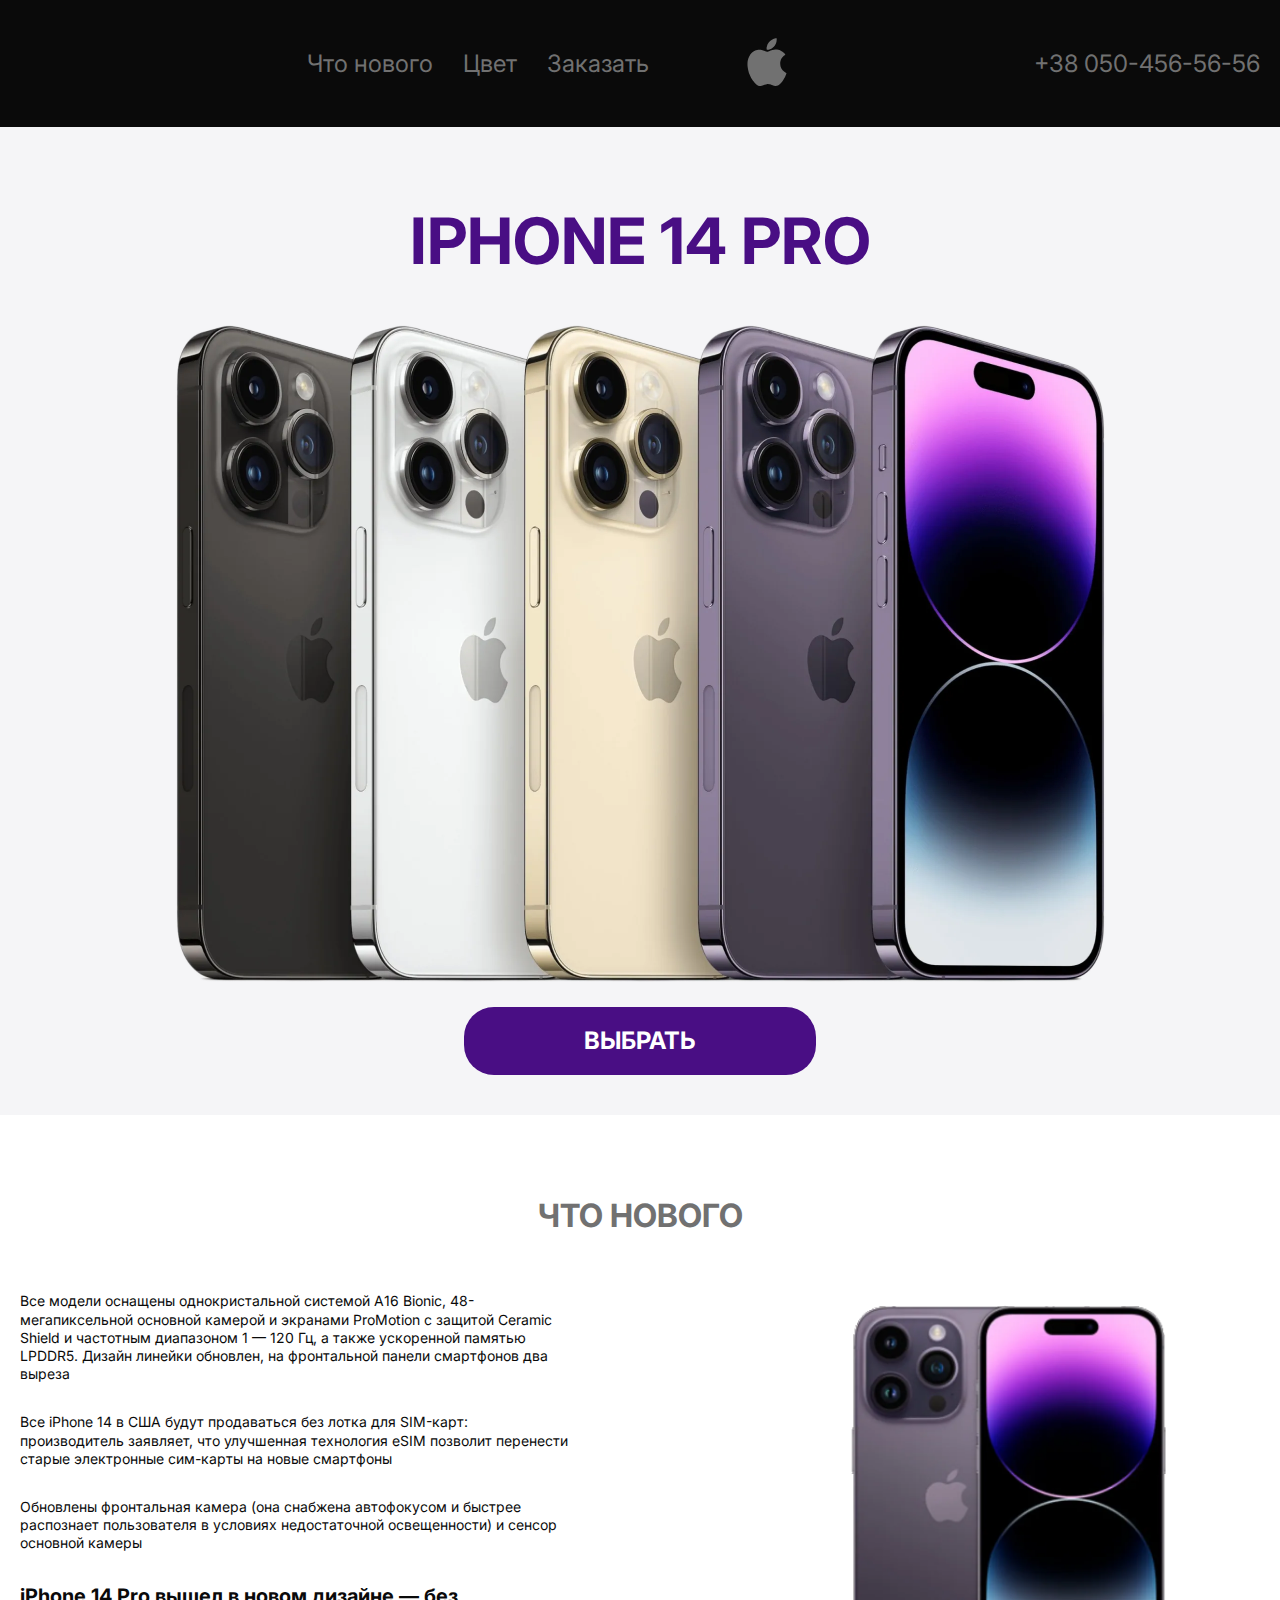
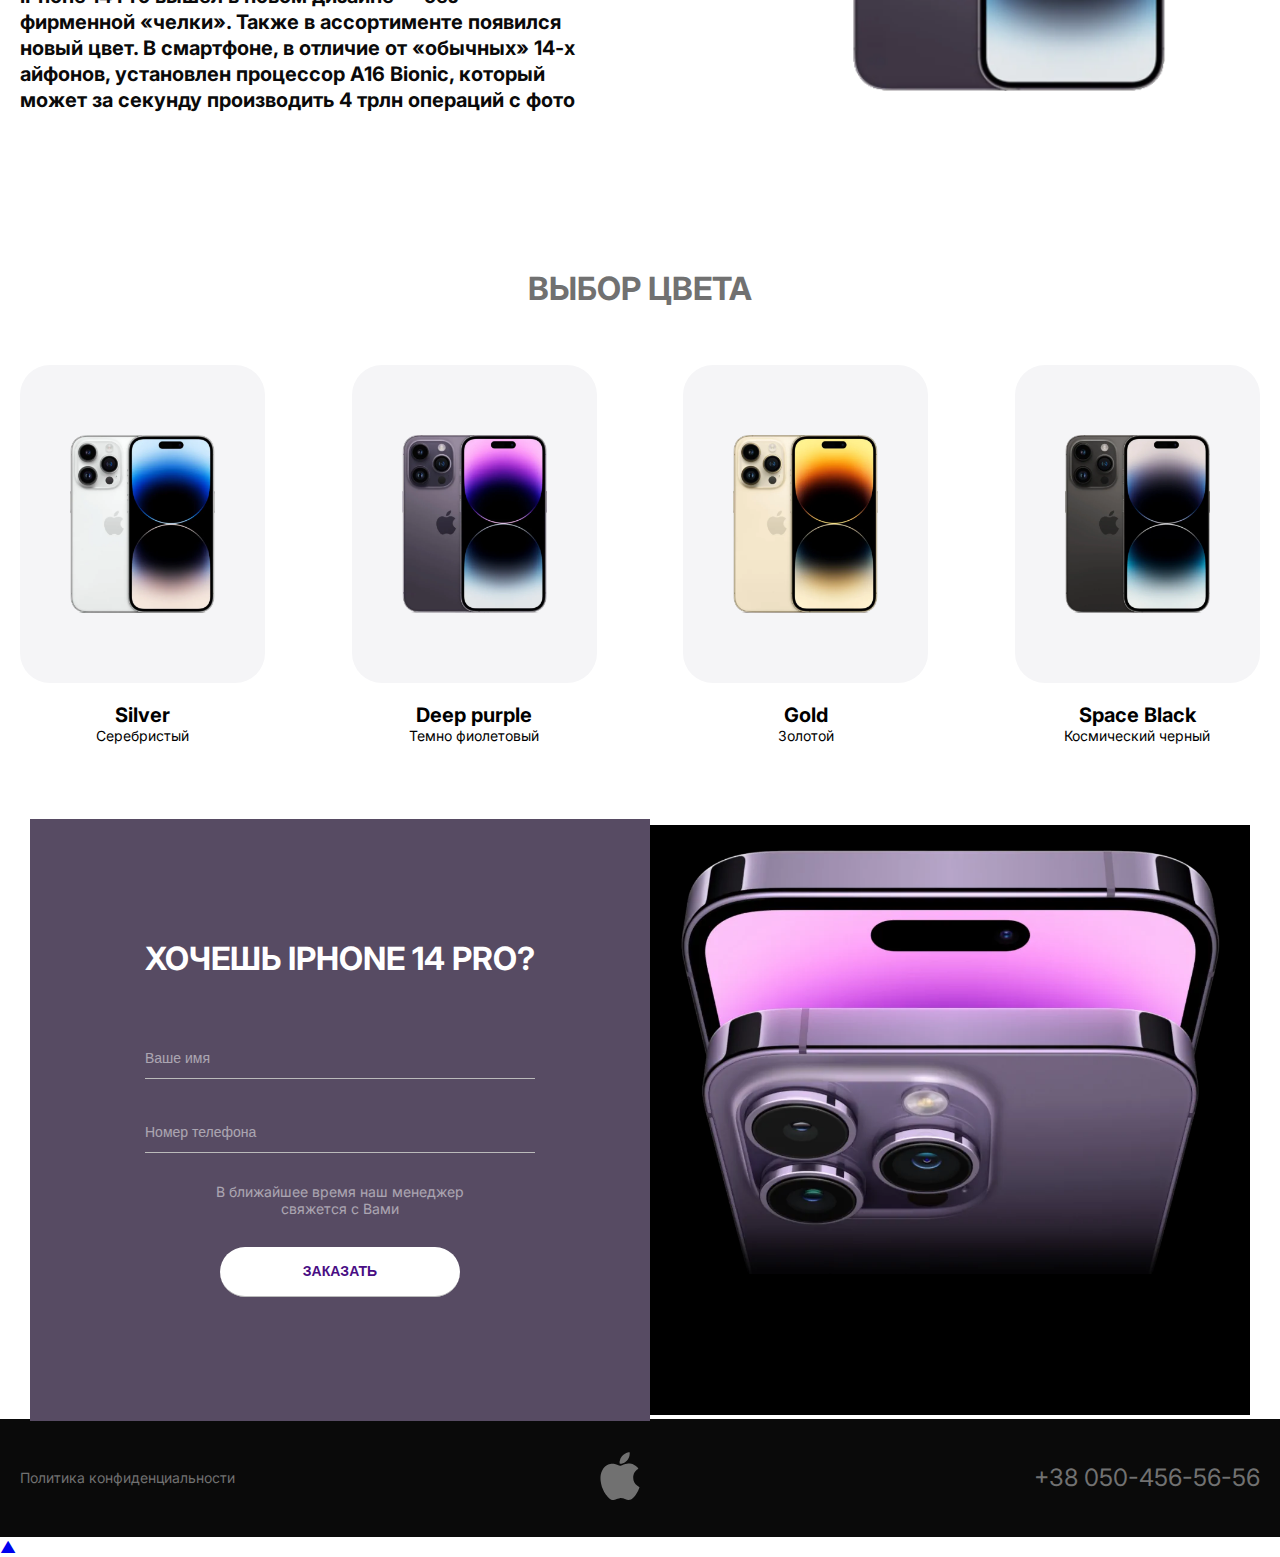
<file: index.html>
<!DOCTYPE html>
<html lang="ru">
	<head>
		<title>Iphone 14 PRO</title>
		<meta charset="utf-8">
		<meta name="viewport" content="width=device-width,initial-scale=1.0">
		<link rel="preconnect" href="https://fonts.googleapis.com">
		<link rel="preconnect" href="https://fonts.gstatic.com" crossorigin>
		<link href="https://fonts.googleapis.com/css2?family=Inter:ital,opsz,wght@0,14..32,100..900;1,14..32,100..900&display=swap" rel="stylesheet">
		<link rel="stylesheet" href="css/main.css">
	</head>
	<body id="home">
<!-- =================================== HEADER ============================== -->
		<header class="header">
			<div class="container flex">

				<div class="burger-btn">
					<div></div>
					<div></div>
					<div></div>
					<div></div>
				</div>

				<nav class="header_menu">
					<ul class="header_menu_list flex">
						<li class="header_menu_item">
							<a href="#new" class="header_menu_link" onclick="fn_close();">Что нового</a>
						</li>
						<li class="header_menu_item">
							<a href="#color" class="header_menu_link" onclick="fn_close();">Цвет</a>
						</li>
						<li class="header_menu_item">
							<a href="#order" class="header_menu_link" onclick="fn_close();">Заказать</a>
						</li>
					</ul>
				</nav>

				<a href="#" class="header_logo_link">
					<!-- <img src="img/logo.svg" width="40" height="48" alt="header-logo"> -->
					<svg width="40" height="48" viewBox="0 0 40 48" fill="none" xmlns="http://www.w3.org/2000/svg">
					  <path d="M28.657 0.295895C26.4312 0.552926 23.2812 2.51621 21.7172 4.61621C20.8148 5.81933 20.2843 6.96777 19.825 8.69589L19.5953 9.55996L19.6062 10.4787C19.6172 10.9818 19.6445 11.4521 19.6718 11.5287C19.7429 11.7092 19.8797 11.7365 20.8422 11.742C21.6406 11.7475 21.6898 11.742 22.3734 11.5396C24.2 11.0092 25.5398 10.2107 26.4914 9.07871C26.7211 8.7998 27.0656 8.42793 27.2461 8.24199C27.8476 7.65136 28.6187 6.33886 29.0453 5.20136C29.4718 4.05839 29.6632 2.99746 29.7179 1.48808L29.7507 0.520113L29.6086 0.377926C29.45 0.219332 29.3625 0.213863 28.657 0.295895Z M28.1484 11.5998C27.0656 11.6545 24.1508 12.4639 22.0562 13.2842C20.7875 13.7818 20.7875 13.7818 20.5359 13.8256C20.0984 13.8967 19.0265 13.585 17.1836 12.8412C16.2047 12.4529 15.1984 12.1576 13.7109 11.8185C13.0875 11.6818 12.0539 11.6654 11.6054 11.7912C11.425 11.8404 10.8562 11.9553 10.3422 12.0428C9.23747 12.2396 8.61403 12.431 7.78278 12.8412C5.27263 14.0662 3.56091 15.8271 2.20466 18.5834C1.6031 19.7975 1.16013 20.9842 0.832002 22.2475C0.345283 24.1232 0.334346 27.7217 0.810127 29.9037C0.864814 30.1717 0.914033 30.4889 0.914033 30.6146C0.914033 30.8771 0.963252 31.074 1.42263 32.8842C1.84919 34.5576 1.80544 34.4209 2.62028 36.4662C3.76325 39.3373 4.12419 39.9717 6.45935 43.1928C7.41638 44.5107 7.9031 45.1123 8.60856 45.8287C9.34685 46.5834 9.94294 47.0209 10.7851 47.4365C11.7367 47.9014 12.1523 48.0053 13.0273 47.9998C14.1484 47.9998 15.0508 47.7701 16.7679 47.0482C17.8508 46.5943 17.9218 46.5725 19.8906 46.1678C20.4812 46.042 21.0281 46.0529 21.8593 46.1896C22.1437 46.2334 22.5703 46.299 22.8 46.3318C23.2648 46.3975 23.7351 46.5506 24.9492 47.0373C26.4148 47.6279 27.4484 47.8904 28.5312 47.956C30.1062 48.0545 31.6265 47.3545 33.2508 45.7959C34.9078 44.1935 36.4554 42.0006 38.0195 39.042C38.4406 38.2435 39.1133 36.6084 39.2281 36.1162C39.2773 35.9193 39.3593 35.6732 39.4195 35.5748C39.4742 35.4764 39.5234 35.3396 39.5234 35.2795C39.5234 35.0826 39.1242 34.7709 38.4187 34.4154C37.0898 33.7318 35.7828 32.5615 34.9023 31.2435C34.2734 30.2975 33.639 28.881 33.4804 28.0443C33.2125 26.6662 33.1359 25.1568 33.289 24.1068C33.3273 23.8334 33.464 23.2592 33.5953 22.8217C34.1586 20.924 34.5468 20.1639 35.4273 19.2232C35.6953 18.9443 35.914 18.6873 35.914 18.6654C35.914 18.5725 37.2539 17.4514 37.582 17.2709C37.7625 17.167 37.9922 17.0084 38.0906 16.91C38.3914 16.6146 38.3476 16.4998 37.5929 15.6139C36.5812 14.4271 35.307 13.4537 33.8086 12.7264C32.8734 12.2725 32.2281 12.0482 31.3258 11.8623C30.4015 11.6654 29.0234 11.5506 28.1484 11.5998Z" fill="#717171" />
					</svg>
				</a>

				<a class="header_link_phone" href="tel:+380504565656">
					+38 050-456-56-56
				</a>

			</div>
		</header>

		<main>
<!-- =============================== SECTION-1 =========================== -->
			<section class="section section-1">
				<div class="container flex">
					<h1>IPHONE 14 PRO</h1>
					<img src="img/pic1.webp" alt="IPHONE 14 PRO" width="937" height="657">
					<a href="#" class="section-1-btn">ВЫБРАТЬ</a>
				</div>
			</section>
<!-- =============================== SECTION-2 =========================== -->
			<section class="section section-2" id="new">
				<div class="container">
					<h2 class="title-2">ЧТО НОВОГО</h2>
					<div class="section-2-box flex">
						<div class="section-2-box_left">
							<p class="text">Все модели оснащены однокристальной системой A16 Bionic, 48-мегапиксельной основной камерой и экранами ProMotion с защитой Ceramic Shield и частотным диапазоном 1 — 120 Гц, а также ускоренной памятью LPDDR5. Дизайн линейки обновлен, на фронтальной панели смартфонов два выреза</p>
							<p class="text">Все iPhone 14 в США будут продаваться без лотка для SIM-карт: производитель заявляет, что улучшенная технология eSIM позволит перенести старые электронные сим-карты на новые смартфоны</p>
							<p class="text">Обновлены фронтальная камера (она снабжена автофокусом и быстрее распознает пользователя в условиях недостаточной освещенности) и сенсор основной камеры</p>
							<p class="text section-2-text">iPhone 14 Pro вышел в новом дизайне — без фирменной «челки». Также в ассортименте появился новый цвет. В смартфоне, в отличие от «обычных» 14-х айфонов, установлен процессор A16 Bionic, который может за секунду производить 4 трлн операций с фото</p>
						</div>
						<div class="section-2-box_right">
							<img src="img/pic2.webp" alt="pic2" width="350" height="409">
						</div>
					</div>
					
				</div>
			</section>

<!-- =============================== SECTION-3 =========================== -->
			<section class="section section-3" id="color">
				<div class="container">
					<h2 class="title-2">ВЫБОР ЦВЕТА</h2>
					<div class="section-3-box flex">

						<article class="article article-3">
							<div class="article-3-img flex">
								<img src="img/pic31.webp" alt="pic31" width="145" height="178">
							</div>
							<h3>Silver</h3>
							<h4>Серебристый</h4>
						</article>

						<article class="article article-3">
							<div class="article-3-img flex">
								<img src="img/pic32.webp" alt="pic32" width="145" height="178">
							</div>
							<h3>Deep purple</h3>
							<h4>Темно фиолетовый</h4>
						</article>

						<article class="article article-3">
							<div class="article-3-img flex">
								<img src="img/pic33.webp" alt="pic33" width="145" height="178">
							</div>
							<h3>Gold</h3>
							<h4>Золотой</h4>
						</article>						

						<article class="article article-3">
							<div class="article-3-img flex">
								<img src="img/pic34.webp" alt="pic34" width="145" height="178">
							</div>
							<h3>Space Black</h3>
							<h4>Космический черный</h4>
						</article>

					</div>
				</div>
			</section>
<!-- =============================== SECTION-4 =========================== -->
			<section class="section section-4" id="order">
				<div class="container flex">

					<form class="form-4">
						<h2 class="title-2 title-2-form-4">ХОЧЕШЬ IPHONE 14 PRO?</h2>
						<input type="text" name="name" placeholder="Ваше имя">
						<input type="text" name="tel" placeholder="Номер телефона">
						<p>В ближайшее время наш менеджер<br class="section-4-form-br"> свяжется с Вами</p>
						<input type="submit" value="ЗАКАЗАТЬ" class="submit">
					</form>
					<div class="section-4-img">
						<img src="img/pic4.webp" alt="pic4" width="540" height="425">
					</div>

				</div>
			</section>

		</main>

<!-- =============================== FOOTER =========================== -->	
<footer class="footer">
			<div class="container flex">

				<a href="#" class="footer_policy">Политика конфиденциальности</a>

				<a href="#" class="footer_logo_link">
					<!-- <img src="img/logo.svg" width="40" height="48" alt="header-logo"> это чтобы не лошара--> 
					<svg width="40" height="48" viewBox="0 0 40 48" fill="none" xmlns="http://www.w3.org/2000/svg">
					  <path d="M28.657 0.295895C26.4312 0.552926 23.2812 2.51621 21.7172 4.61621C20.8148 5.81933 20.2843 6.96777 19.825 8.69589L19.5953 9.55996L19.6062 10.4787C19.6172 10.9818 19.6445 11.4521 19.6718 11.5287C19.7429 11.7092 19.8797 11.7365 20.8422 11.742C21.6406 11.7475 21.6898 11.742 22.3734 11.5396C24.2 11.0092 25.5398 10.2107 26.4914 9.07871C26.7211 8.7998 27.0656 8.42793 27.2461 8.24199C27.8476 7.65136 28.6187 6.33886 29.0453 5.20136C29.4718 4.05839 29.6632 2.99746 29.7179 1.48808L29.7507 0.520113L29.6086 0.377926C29.45 0.219332 29.3625 0.213863 28.657 0.295895Z M28.1484 11.5998C27.0656 11.6545 24.1508 12.4639 22.0562 13.2842C20.7875 13.7818 20.7875 13.7818 20.5359 13.8256C20.0984 13.8967 19.0265 13.585 17.1836 12.8412C16.2047 12.4529 15.1984 12.1576 13.7109 11.8185C13.0875 11.6818 12.0539 11.6654 11.6054 11.7912C11.425 11.8404 10.8562 11.9553 10.3422 12.0428C9.23747 12.2396 8.61403 12.431 7.78278 12.8412C5.27263 14.0662 3.56091 15.8271 2.20466 18.5834C1.6031 19.7975 1.16013 20.9842 0.832002 22.2475C0.345283 24.1232 0.334346 27.7217 0.810127 29.9037C0.864814 30.1717 0.914033 30.4889 0.914033 30.6146C0.914033 30.8771 0.963252 31.074 1.42263 32.8842C1.84919 34.5576 1.80544 34.4209 2.62028 36.4662C3.76325 39.3373 4.12419 39.9717 6.45935 43.1928C7.41638 44.5107 7.9031 45.1123 8.60856 45.8287C9.34685 46.5834 9.94294 47.0209 10.7851 47.4365C11.7367 47.9014 12.1523 48.0053 13.0273 47.9998C14.1484 47.9998 15.0508 47.7701 16.7679 47.0482C17.8508 46.5943 17.9218 46.5725 19.8906 46.1678C20.4812 46.042 21.0281 46.0529 21.8593 46.1896C22.1437 46.2334 22.5703 46.299 22.8 46.3318C23.2648 46.3975 23.7351 46.5506 24.9492 47.0373C26.4148 47.6279 27.4484 47.8904 28.5312 47.956C30.1062 48.0545 31.6265 47.3545 33.2508 45.7959C34.9078 44.1935 36.4554 42.0006 38.0195 39.042C38.4406 38.2435 39.1133 36.6084 39.2281 36.1162C39.2773 35.9193 39.3593 35.6732 39.4195 35.5748C39.4742 35.4764 39.5234 35.3396 39.5234 35.2795C39.5234 35.0826 39.1242 34.7709 38.4187 34.4154C37.0898 33.7318 35.7828 32.5615 34.9023 31.2435C34.2734 30.2975 33.639 28.881 33.4804 28.0443C33.2125 26.6662 33.1359 25.1568 33.289 24.1068C33.3273 23.8334 33.464 23.2592 33.5953 22.8217C34.1586 20.924 34.5468 20.1639 35.4273 19.2232C35.6953 18.9443 35.914 18.6873 35.914 18.6654C35.914 18.5725 37.2539 17.4514 37.582 17.2709C37.7625 17.167 37.9922 17.0084 38.0906 16.91C38.3914 16.6146 38.3476 16.4998 37.5929 15.6139C36.5812 14.4271 35.307 13.4537 33.8086 12.7264C32.8734 12.2725 32.2281 12.0482 31.3258 11.8623C30.4015 11.6654 29.0234 11.5506 28.1484 11.5998Z" fill="#717171" />
					</svg>
				</a>

				<a class="footer_link_phone" href="tel:+380504565656">
					+38 050-456-56-56
				</a>
			</div>
		</footer>

		<div class="up-arrow flex">
			<a href="#home">&#9650;</a>
		</div>

<script src="js/script.js"></script>
	</body>
</html>
</file>
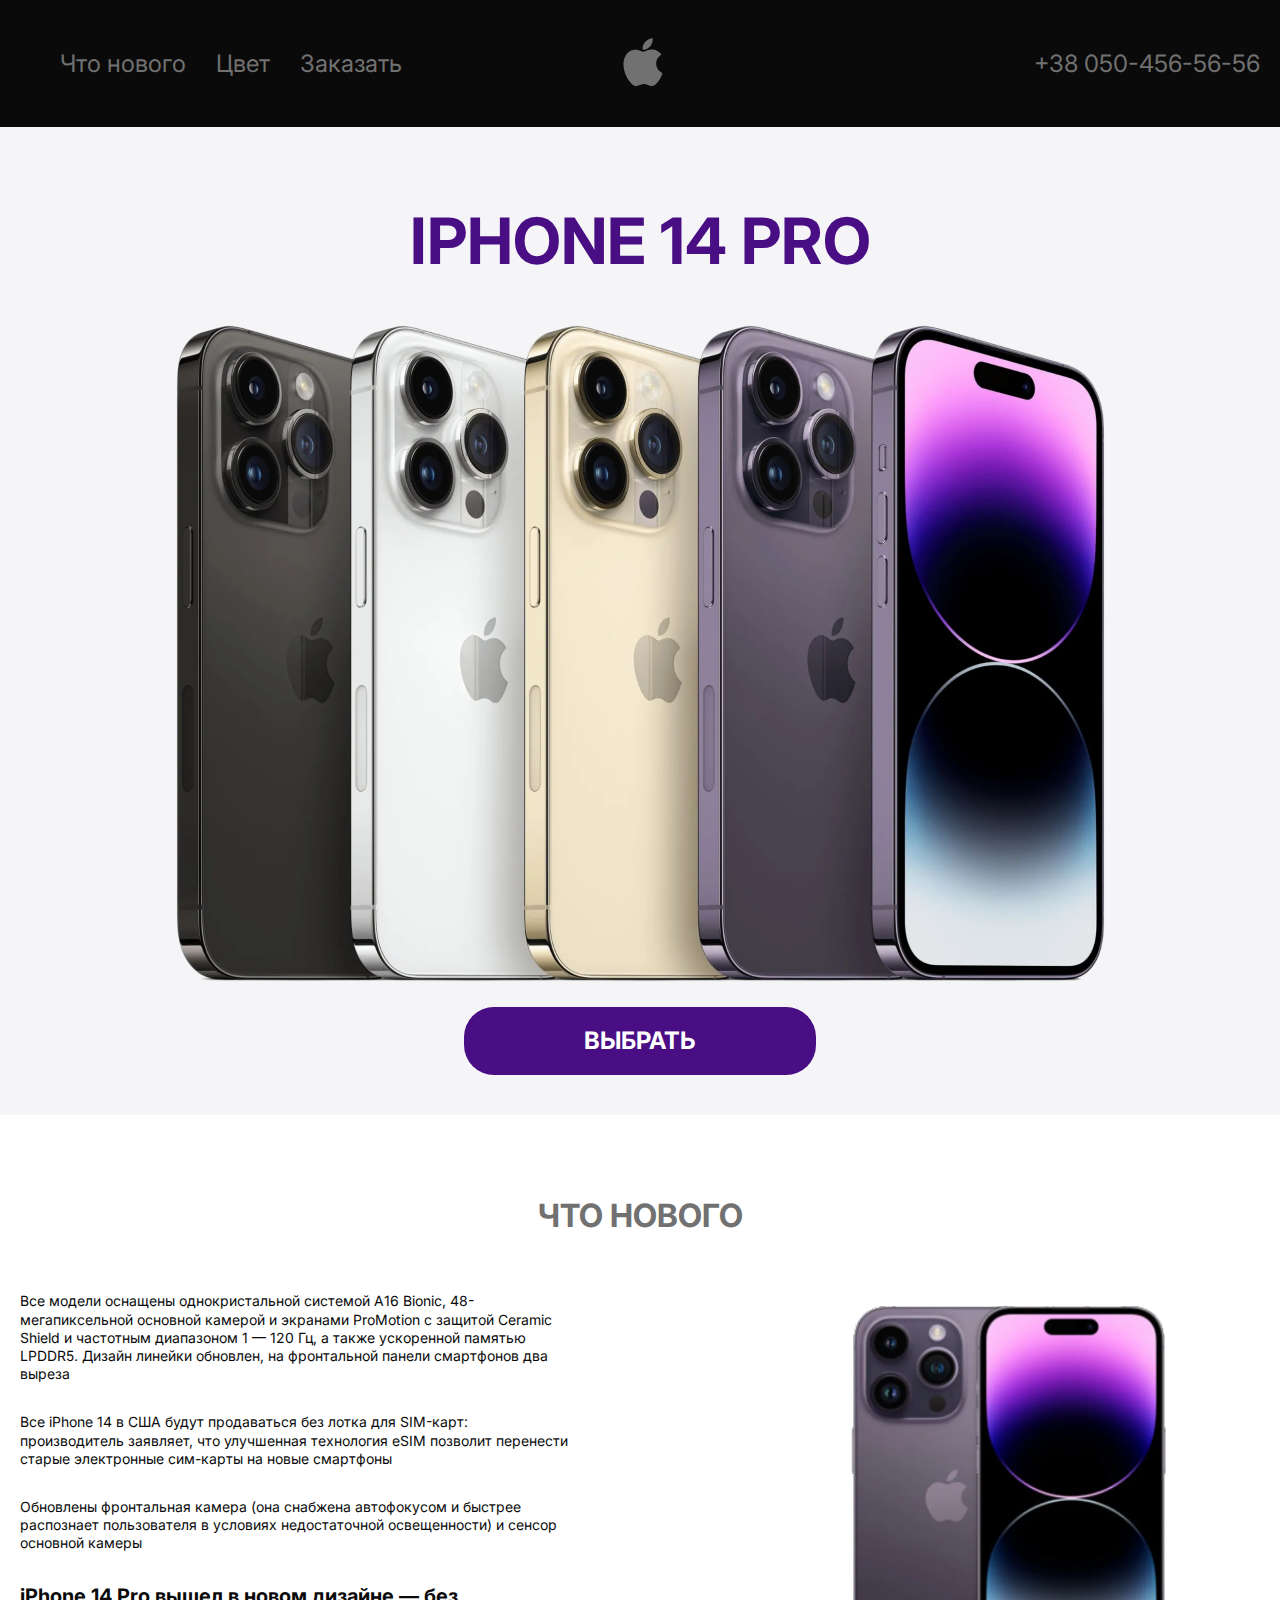
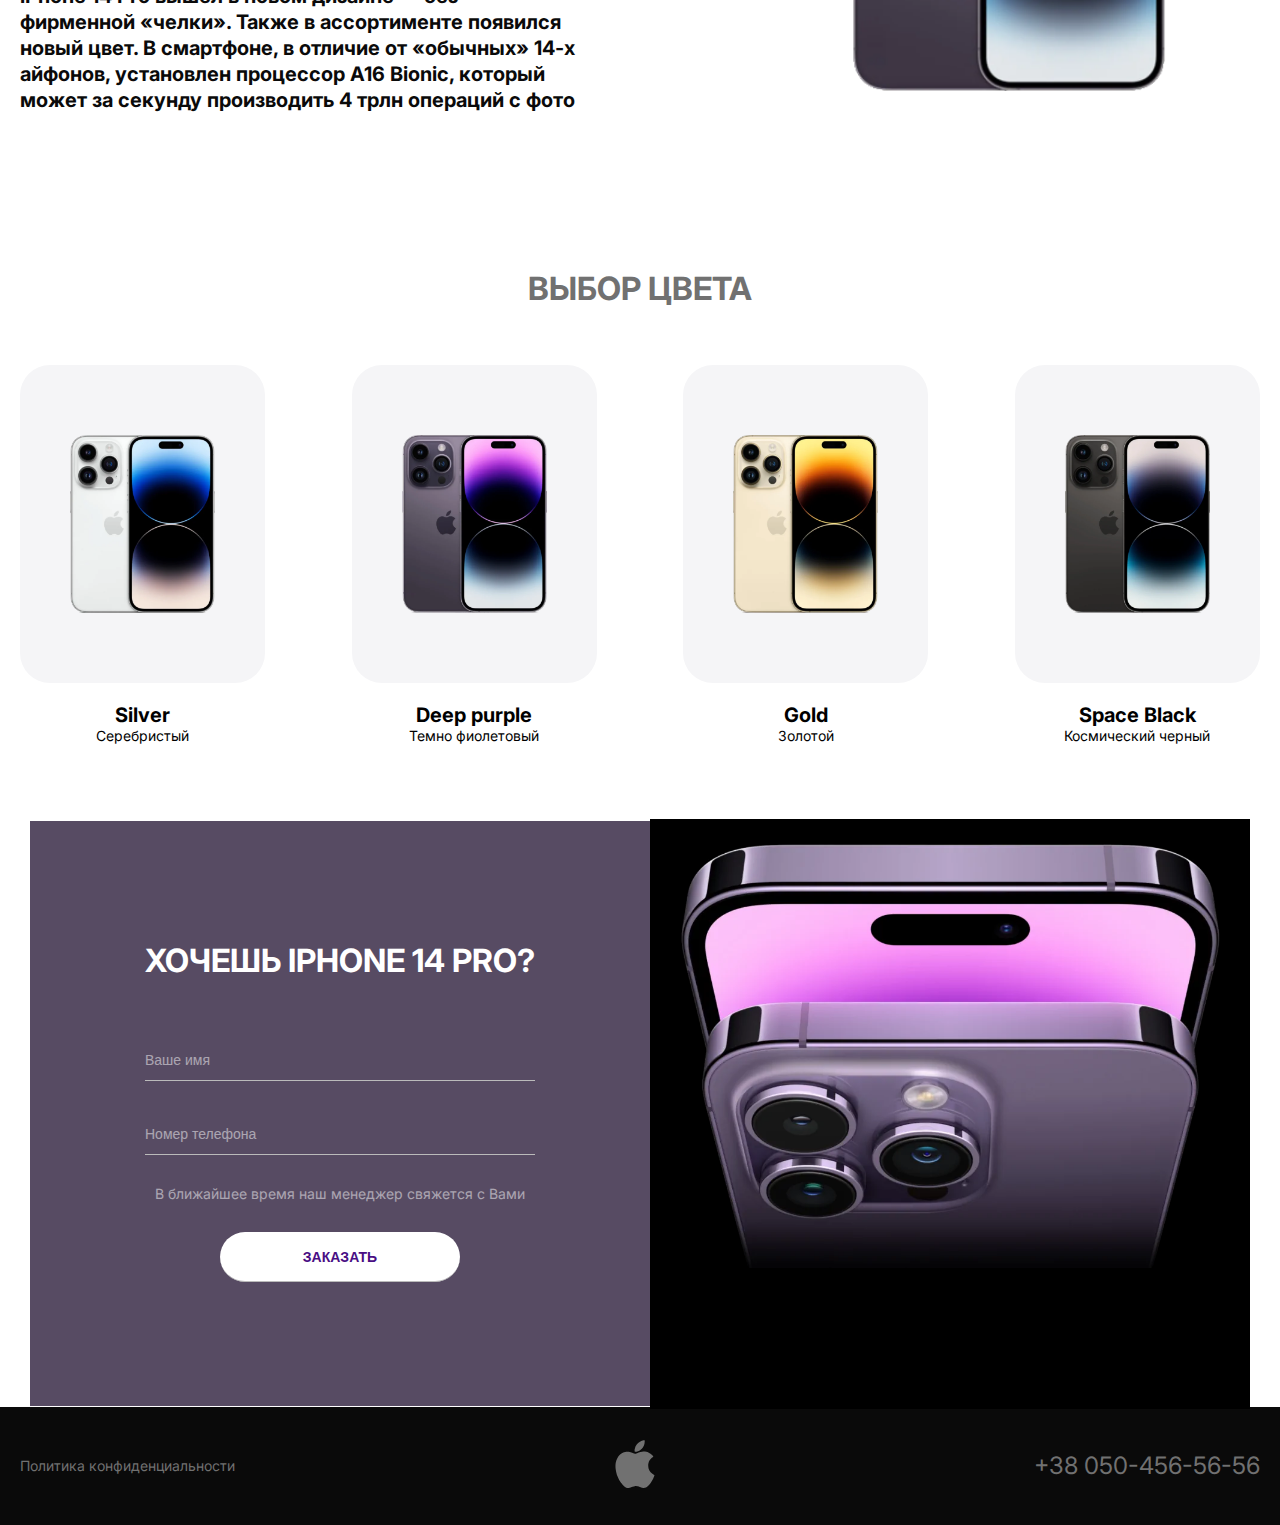
<file: iphone-14-25-2/index.html>
<!DOCTYPE html>
<html lang="ru">
	<head>
		<title>Iphone 14 PRO</title>
		<meta charset="utf-8">
		<link rel="preconnect" href="https://fonts.googleapis.com">
		<link rel="preconnect" href="https://fonts.gstatic.com" crossorigin>
		<link href="https://fonts.googleapis.com/css2?family=Inter:ital,opsz,wght@0,14..32,100..900;1,14..32,100..900&display=swap" rel="stylesheet">
		<link rel="stylesheet" href="css/main.css">
	</head>
	<body>
<!-- =================================== HEADER ============================== -->
		<header class="header">
			<div class="container flex">

				<nav class="header_menu">
					<ul class="header_menu_list flex">
						<li class="header_menu_item">
							<a href="#" class="header_menu_link">Что нового</a>
						</li>
						<li class="header_menu_item">
							<a href="#" class="header_menu_link">Цвет</a>
						</li>
						<li class="header_menu_item">
							<a href="#" class="header_menu_link">Заказать</a>
						</li>
					</ul>
				</nav>

				<a href="#" class="header_logo_link">
					<!-- <img src="img/logo.svg" width="40" height="48" alt="header-logo"> -->
					<svg width="40" height="48" viewBox="0 0 40 48" fill="none" xmlns="http://www.w3.org/2000/svg">
					  <path d="M28.657 0.295895C26.4312 0.552926 23.2812 2.51621 21.7172 4.61621C20.8148 5.81933 20.2843 6.96777 19.825 8.69589L19.5953 9.55996L19.6062 10.4787C19.6172 10.9818 19.6445 11.4521 19.6718 11.5287C19.7429 11.7092 19.8797 11.7365 20.8422 11.742C21.6406 11.7475 21.6898 11.742 22.3734 11.5396C24.2 11.0092 25.5398 10.2107 26.4914 9.07871C26.7211 8.7998 27.0656 8.42793 27.2461 8.24199C27.8476 7.65136 28.6187 6.33886 29.0453 5.20136C29.4718 4.05839 29.6632 2.99746 29.7179 1.48808L29.7507 0.520113L29.6086 0.377926C29.45 0.219332 29.3625 0.213863 28.657 0.295895Z M28.1484 11.5998C27.0656 11.6545 24.1508 12.4639 22.0562 13.2842C20.7875 13.7818 20.7875 13.7818 20.5359 13.8256C20.0984 13.8967 19.0265 13.585 17.1836 12.8412C16.2047 12.4529 15.1984 12.1576 13.7109 11.8185C13.0875 11.6818 12.0539 11.6654 11.6054 11.7912C11.425 11.8404 10.8562 11.9553 10.3422 12.0428C9.23747 12.2396 8.61403 12.431 7.78278 12.8412C5.27263 14.0662 3.56091 15.8271 2.20466 18.5834C1.6031 19.7975 1.16013 20.9842 0.832002 22.2475C0.345283 24.1232 0.334346 27.7217 0.810127 29.9037C0.864814 30.1717 0.914033 30.4889 0.914033 30.6146C0.914033 30.8771 0.963252 31.074 1.42263 32.8842C1.84919 34.5576 1.80544 34.4209 2.62028 36.4662C3.76325 39.3373 4.12419 39.9717 6.45935 43.1928C7.41638 44.5107 7.9031 45.1123 8.60856 45.8287C9.34685 46.5834 9.94294 47.0209 10.7851 47.4365C11.7367 47.9014 12.1523 48.0053 13.0273 47.9998C14.1484 47.9998 15.0508 47.7701 16.7679 47.0482C17.8508 46.5943 17.9218 46.5725 19.8906 46.1678C20.4812 46.042 21.0281 46.0529 21.8593 46.1896C22.1437 46.2334 22.5703 46.299 22.8 46.3318C23.2648 46.3975 23.7351 46.5506 24.9492 47.0373C26.4148 47.6279 27.4484 47.8904 28.5312 47.956C30.1062 48.0545 31.6265 47.3545 33.2508 45.7959C34.9078 44.1935 36.4554 42.0006 38.0195 39.042C38.4406 38.2435 39.1133 36.6084 39.2281 36.1162C39.2773 35.9193 39.3593 35.6732 39.4195 35.5748C39.4742 35.4764 39.5234 35.3396 39.5234 35.2795C39.5234 35.0826 39.1242 34.7709 38.4187 34.4154C37.0898 33.7318 35.7828 32.5615 34.9023 31.2435C34.2734 30.2975 33.639 28.881 33.4804 28.0443C33.2125 26.6662 33.1359 25.1568 33.289 24.1068C33.3273 23.8334 33.464 23.2592 33.5953 22.8217C34.1586 20.924 34.5468 20.1639 35.4273 19.2232C35.6953 18.9443 35.914 18.6873 35.914 18.6654C35.914 18.5725 37.2539 17.4514 37.582 17.2709C37.7625 17.167 37.9922 17.0084 38.0906 16.91C38.3914 16.6146 38.3476 16.4998 37.5929 15.6139C36.5812 14.4271 35.307 13.4537 33.8086 12.7264C32.8734 12.2725 32.2281 12.0482 31.3258 11.8623C30.4015 11.6654 29.0234 11.5506 28.1484 11.5998Z" fill="#717171" />
					</svg>
				</a>

				<a class="header_link_phone" href="tel:+380504565656">
					+38 050-456-56-56
				</a>

			</div>
		</header>

		<main>
<!-- =============================== SECTION-1 =========================== -->
			<section class="section section-1">
				<div class="container flex">
					<h1>IPHONE 14 PRO</h1>
					<img src="img/pic1.webp" alt="IPHONE 14 PRO" width="937" height="657">
					<a href="#" class="section-1-btn">ВЫБРАТЬ</a>
				</div>
			</section>
<!-- =============================== SECTION-2 =========================== -->
			<section class="section section-2">
				<div class="container">
					<h2 class="title-2">ЧТО НОВОГО</h2>
					<div class="section-2-box flex">
						<div class="section-2-box_left">
							<p class="text">Все модели оснащены однокристальной системой A16 Bionic, 48-мегапиксельной основной камерой и экранами ProMotion с защитой Ceramic Shield и частотным диапазоном 1 — 120 Гц, а также ускоренной памятью LPDDR5. Дизайн линейки обновлен, на фронтальной панели смартфонов два выреза</p>
							<p class="text">Все iPhone 14 в США будут продаваться без лотка для SIM-карт: производитель заявляет, что улучшенная технология eSIM позволит перенести старые электронные сим-карты на новые смартфоны</p>
							<p class="text">Обновлены фронтальная камера (она снабжена автофокусом и быстрее распознает пользователя в условиях недостаточной освещенности) и сенсор основной камеры</p>
							<p class="text section-2-text">iPhone 14 Pro вышел в новом дизайне — без фирменной «челки». Также в ассортименте появился новый цвет. В смартфоне, в отличие от «обычных» 14-х айфонов, установлен процессор A16 Bionic, который может за секунду производить 4 трлн операций с фото</p>
						</div>
						<div class="section-2-box_right">
							<img src="img/pic2.webp" alt="pic2" width="350" height="409">
						</div>
					</div>
					
				</div>
			</section>

<!-- =============================== SECTION-3 =========================== -->
			<section class="section section-3">
				<div class="container">
					<h2 class="title-2">ВЫБОР ЦВЕТА</h2>
					<div class="section-3-box flex">

						<article class="article article-3">
							<div class="article-3-img flex">
								<img src="img/pic31.webp" alt="pic31" width="145" height="178">
							</div>
							<h3>Silver</h3>
							<h4>Серебристый</h4>
						</article>

						<article class="article article-3">
							<div class="article-3-img flex">
								<img src="img/pic32.webp" alt="pic32" width="145" height="178">
							</div>
							<h3>Deep purple</h3>
							<h4>Темно фиолетовый</h4>
						</article>

						<article class="article article-3">
							<div class="article-3-img flex">
								<img src="img/pic33.webp" alt="pic33" width="145" height="178">
							</div>
							<h3>Gold</h3>
							<h4>Золотой</h4>
						</article>						

						<article class="article article-3">
							<div class="article-3-img flex">
								<img src="img/pic34.webp" alt="pic34" width="145" height="178">
							</div>
							<h3>Space Black</h3>
							<h4>Космический черный</h4>
						</article>

					</div>
				</div>
			</section>
<!-- =============================== SECTION-4 =========================== -->
			<section class="section section-4">
				<div class="container flex">

					<form class="form-4">
						<h2 class="title-2 title-2-form-4">ХОЧЕШЬ IPHONE 14 PRO?</h2>
						<input type="text" name="name" placeholder="Ваше имя">
						<input type="text" name="tel" placeholder="Номер телефона">
						<p>В ближайшее время наш менеджер свяжется с Вами</p>
						<input type="submit" value="ЗАКАЗАТЬ" class="submit">
					</form>
					<div class="section-4-img">
						<img src="img/pic4.webp" alt="pic4" width="540" height="425">
					</div>

				</div>
			</section>
	
		</main>

<!-- =============================== FOOTER =========================== -->	
		<footer class="footer">
			<div class="container flex">

				<a href="#" class="footer_policy">Политика конфиденциальности</a>

				<a href="#" class="footer_logo_link">
					<!-- <img src="img/logo.svg" width="40" height="48" alt="header-logo"> -->
					<svg width="40" height="48" viewBox="0 0 40 48" fill="none" xmlns="http://www.w3.org/2000/svg">
					  <path d="M28.657 0.295895C26.4312 0.552926 23.2812 2.51621 21.7172 4.61621C20.8148 5.81933 20.2843 6.96777 19.825 8.69589L19.5953 9.55996L19.6062 10.4787C19.6172 10.9818 19.6445 11.4521 19.6718 11.5287C19.7429 11.7092 19.8797 11.7365 20.8422 11.742C21.6406 11.7475 21.6898 11.742 22.3734 11.5396C24.2 11.0092 25.5398 10.2107 26.4914 9.07871C26.7211 8.7998 27.0656 8.42793 27.2461 8.24199C27.8476 7.65136 28.6187 6.33886 29.0453 5.20136C29.4718 4.05839 29.6632 2.99746 29.7179 1.48808L29.7507 0.520113L29.6086 0.377926C29.45 0.219332 29.3625 0.213863 28.657 0.295895Z M28.1484 11.5998C27.0656 11.6545 24.1508 12.4639 22.0562 13.2842C20.7875 13.7818 20.7875 13.7818 20.5359 13.8256C20.0984 13.8967 19.0265 13.585 17.1836 12.8412C16.2047 12.4529 15.1984 12.1576 13.7109 11.8185C13.0875 11.6818 12.0539 11.6654 11.6054 11.7912C11.425 11.8404 10.8562 11.9553 10.3422 12.0428C9.23747 12.2396 8.61403 12.431 7.78278 12.8412C5.27263 14.0662 3.56091 15.8271 2.20466 18.5834C1.6031 19.7975 1.16013 20.9842 0.832002 22.2475C0.345283 24.1232 0.334346 27.7217 0.810127 29.9037C0.864814 30.1717 0.914033 30.4889 0.914033 30.6146C0.914033 30.8771 0.963252 31.074 1.42263 32.8842C1.84919 34.5576 1.80544 34.4209 2.62028 36.4662C3.76325 39.3373 4.12419 39.9717 6.45935 43.1928C7.41638 44.5107 7.9031 45.1123 8.60856 45.8287C9.34685 46.5834 9.94294 47.0209 10.7851 47.4365C11.7367 47.9014 12.1523 48.0053 13.0273 47.9998C14.1484 47.9998 15.0508 47.7701 16.7679 47.0482C17.8508 46.5943 17.9218 46.5725 19.8906 46.1678C20.4812 46.042 21.0281 46.0529 21.8593 46.1896C22.1437 46.2334 22.5703 46.299 22.8 46.3318C23.2648 46.3975 23.7351 46.5506 24.9492 47.0373C26.4148 47.6279 27.4484 47.8904 28.5312 47.956C30.1062 48.0545 31.6265 47.3545 33.2508 45.7959C34.9078 44.1935 36.4554 42.0006 38.0195 39.042C38.4406 38.2435 39.1133 36.6084 39.2281 36.1162C39.2773 35.9193 39.3593 35.6732 39.4195 35.5748C39.4742 35.4764 39.5234 35.3396 39.5234 35.2795C39.5234 35.0826 39.1242 34.7709 38.4187 34.4154C37.0898 33.7318 35.7828 32.5615 34.9023 31.2435C34.2734 30.2975 33.639 28.881 33.4804 28.0443C33.2125 26.6662 33.1359 25.1568 33.289 24.1068C33.3273 23.8334 33.464 23.2592 33.5953 22.8217C34.1586 20.924 34.5468 20.1639 35.4273 19.2232C35.6953 18.9443 35.914 18.6873 35.914 18.6654C35.914 18.5725 37.2539 17.4514 37.582 17.2709C37.7625 17.167 37.9922 17.0084 38.0906 16.91C38.3914 16.6146 38.3476 16.4998 37.5929 15.6139C36.5812 14.4271 35.307 13.4537 33.8086 12.7264C32.8734 12.2725 32.2281 12.0482 31.3258 11.8623C30.4015 11.6654 29.0234 11.5506 28.1484 11.5998Z" fill="#717171" />
					</svg>
				</a>

				<a class="footer_link_phone" href="tel:+380504565656">
					+38 050-456-56-56
				</a>
			</div>
		</footer>

	</body>
</html>
</file>
<file: css/main.css>
:root{
	--purple: #490E84;
	--font-family: "Inter", sans-serif;
	--white: #fff;
	--deep-purple: #574B63;
}
body{
	margin: 0;
	font-family: var(--font-family);
	font-weight: 400;
	font-style: normal;
}
li{list-style: none;}

a{
	text-decoration: none;
	transition: 0.5s ease;
}
.flex{
	display: flex;
	align-items: center;
	justify-content: space-between;
	gap: 30px;
}

.container{
	max-width: 1240px;
	/*border: 1px red solid;*/
	margin: 0 auto;
	height: inherit;
	padding: 0 20px;
}

/* ============ HEADER ========== */
.header{
	background-color: #0a0a0a;
	padding: 33px 0;
}
.header_link_phone,
.header_menu_link{
	color: #717171;
	font-size: 24px;
}
.header_link_phone:hover,
.header_menu_link:hover{
	color: #bbb;
}
.header_logo_link{
	margin-left: -150px;
}
.header_logo_link svg path{
	transition: 0.5s ease;
}
.header_logo_link svg path:hover{
	fill: #bbb;
}
/* ============ SECTION-1 ========== */
.section-1{
	background-color: #f5f5f7;
	padding-bottom: 40px;
}
.section-1 .container{
	flex-direction: column;
	gap: 0px;
}
h1{
	line-height: 90%;
	margin: 85px 0 55px;
	font-weight: 700;
	font-size: 64px;
	color: var(--purple);
}
.section-1-btn{
	border-radius: 30px;
	background: var(--purple);
	font-weight: 700;
	font-size: 24px;
	color: #fff;
	padding: 20px 120px;
	line-height: 120%;
}
.section-1 img{
	margin-bottom: 25px;
}
.section-1-btn:hover{
	background-color: #5f2797;
}
/* ============ SECTION-2 ========== */
.section-2,
.section-3{
	padding: 85px 0 75px;
}
.title-2{
	font-weight: 700;
	font-size: 32px;
	color: #717171;
	text-align: center;
	margin: 0 0 60px;
	line-height: 100%;
}
.text{
	font-size: 14px;
	line-height: 130%;
	color: #0a0a0a;
	width: 555px;
	margin: 0 0 30px;
}
.section-2-text{
	font-weight: 700;
	font-size: 20px;
	margin: 0;
}
.section-2-box{
	justify-content: flex-start;
	gap: 255px;
}
/* ============ SECTION-3 ========== */
.article-3 h3,
.article-3 h4{
	text-align: center;
}
.article-3-img{
	justify-content: center;
	background-color: #F5F5F7;
	border-radius: 30px;
	padding: 70px 50px;
	margin-bottom: 20px;
}
.article-3 h3{
	font-size: 20px;
	margin: 0;
}
.article-3 h4{
	font-size: 14px;
	font-weight: 400;
	margin: 0;
}
/* ============ SECTION-4 ========== */
.form-4{
	padding: 124px 115px;
	background-color: var(--deep-purple);
}
.section-4-img{
	background-color: #000;
	padding: 24px 30px 137px;
}
.title-2-form-4{
	color: var(--white);
}
.section-4 .container{
	justify-content: center;
	gap: 0px;
}
.form-4 p{
	color: var(--white);
	opacity: 0.5;
	font-size: 14px;
	text-align: center;
    margin: 0px auto 30px;
}

.form-4 input{
	display: block;
	background-color: var(--deep-purple);
	width: 100%;
	border: none;
	border-bottom: 1px solid #bbb;
	outline: none;
	padding: 10px 0;
	margin-bottom: 30px;
	color: var(--white);
	font-size: 20px;
}
.form-4 input::placeholder{
	color: var(--white);
	opacity: 0.5;
	font-size: 14px;
}

.form-4 .submit{
	display: block;
	border-radius: 30px;
	width: 240px;
	height: 50px;
	background-color: var(--white);
	margin: 0 auto;
	font-weight: 700;
	font-size: 14px;
	line-height: 130%;
	color: var(--purple);
	cursor: pointer;
	transition: all 0.3s ease;
}
.form-4 .submit:hover{
	box-shadow: 0 0 10px var(--white);
}
/* ============ FOOTER ========== */
.footer{
	background-color: #0a0a0a;
	padding: 33px 0;
	margin-top: -2px;
}
.footer_link_phone,
.footer_policy{
	color: #717171;
	font-size: 24px;
}
.footer_policy{
	font-size: 14px;
}
.footer_link_phone:hover,
.footer_policy:hover{
	color: #bbb;
}
.footer_logo_link svg path{
	transition: 0.5s ease;
}
.footer_logo_link svg path:hover{
	fill: #bbb;
}
.footer_logo_link{
	margin-left: -30px;
}
</file>
<file: iphone-14-25-2/css/main.css>
:root{
	--purple: #490E84;
	--font-family: "Inter", sans-serif;
	--white: #fff;
	--deep-purple: #574B63;
}
body{
	margin: 0;
	font-family: var(--font-family);
	font-weight: 400;
	font-style: normal;
}
li{list-style: none;}

a{
	text-decoration: none;
	transition: 0.5s ease;
}
.flex{
	display: flex;
	align-items: center;
	justify-content: space-between;
	gap: 30px;
}

.container{
	max-width: 1240px;
	/*border: 1px red solid;*/
	margin: 0 auto;
	height: inherit;
	padding: 0 20px;
}

/* ============ HEADER ========== */
.header{
	background-color: #0a0a0a;
	padding: 33px 0;
}
.header_link_phone,
.header_menu_link{
	color: #717171;
	font-size: 24px;
}
.header_link_phone:hover,
.header_menu_link:hover{
	color: #bbb;
}
.header_logo_link{
	margin-left: -150px;
}
.header_logo_link svg path{
	transition: 0.5s ease;
}
.header_logo_link svg path:hover{
	fill: #bbb;
}
/* ============ SECTION-1 ========== */
.section-1{
	background-color: #f5f5f7;
	padding-bottom: 40px;
}
.section-1 .container{
	flex-direction: column;
	gap: 0px;
}
h1{
	line-height: 90%;
	margin: 85px 0 55px;
	font-weight: 700;
	font-size: 64px;
	color: var(--purple);
}
.section-1-btn{
	border-radius: 30px;
	background: var(--purple);
	font-weight: 700;
	font-size: 24px;
	color: #fff;
	padding: 20px 120px;
	line-height: 120%;
}
.section-1 img{
	margin-bottom: 25px;
}
.section-1-btn:hover{
	background-color: #5f2797;
}
/* ============ SECTION-2 ========== */
.section-2,
.section-3{
	padding: 85px 0 75px;
}
.title-2{
	font-weight: 700;
	font-size: 32px;
	color: #717171;
	text-align: center;
	margin: 0 0 60px;
	line-height: 100%;
}
.text{
	font-size: 14px;
	line-height: 130%;
	color: #0a0a0a;
	width: 555px;
	margin: 0 0 30px;
}
.section-2-text{
	font-weight: 700;
	font-size: 20px;
	margin: 0;
}
.section-2-box{
	justify-content: flex-start;
	gap: 255px;
}
/* ============ SECTION-3 ========== */
.article-3 h3,
.article-3 h4{
	text-align: center;
}
.article-3-img{
	justify-content: center;
	background-color: #F5F5F7;
	border-radius: 30px;
	padding: 70px 50px;
	margin-bottom: 20px;
}
.article-3 h3{
	font-size: 20px;
	margin: 0;
}
.article-3 h4{
	font-size: 14px;
	font-weight: 400;
	margin: 0;
}
/* ============ SECTION-4 ========== */
.form-4{
	padding: 124px 115px;
	background-color: var(--deep-purple);
}
.section-4-img{
	background-color: #000;
	padding: 24px 30px 137px;
}
.title-2-form-4{
	color: var(--white);
}
.section-4 .container{
	justify-content: center;
	gap: 0px;
}
.form-4 p{
	color: var(--white);
	opacity: 0.5;
	font-size: 14px;
	text-align: center;
    margin: 0px auto 30px;
}

.form-4 input{
	display: block;
	background-color: var(--deep-purple);
	width: 100%;
	border: none;
	border-bottom: 1px solid #bbb;
	outline: none;
	padding: 10px 0;
	margin-bottom: 30px;
	color: var(--white);
	font-size: 20px;
}
.form-4 input::placeholder{
	color: var(--white);
	opacity: 0.5;
	font-size: 14px;
}

.form-4 .submit{
	display: block;
	border-radius: 30px;
	width: 240px;
	height: 50px;
	background-color: var(--white);
	margin: 0 auto;
	font-weight: 700;
	font-size: 14px;
	line-height: 130%;
	color: var(--purple);
	cursor: pointer;
	transition: all 0.3s ease;
}
.form-4 .submit:hover{
	box-shadow: 0 0 10px var(--white);
}
/* ============ FOOTER ========== */
.footer{
	background-color: #0a0a0a;
	padding: 33px 0;
	margin-top: -2px;
}
.footer_link_phone,
.footer_policy{
	color: #717171;
	font-size: 24px;
}
.footer_policy{
	font-size: 14px;
}
.footer_link_phone:hover,
.footer_policy:hover{
	color: #bbb;
}
.footer_logo_link svg path{
	transition: 0.5s ease;
}
.footer_logo_link svg path:hover{
	fill: #bbb;
}
</file>
